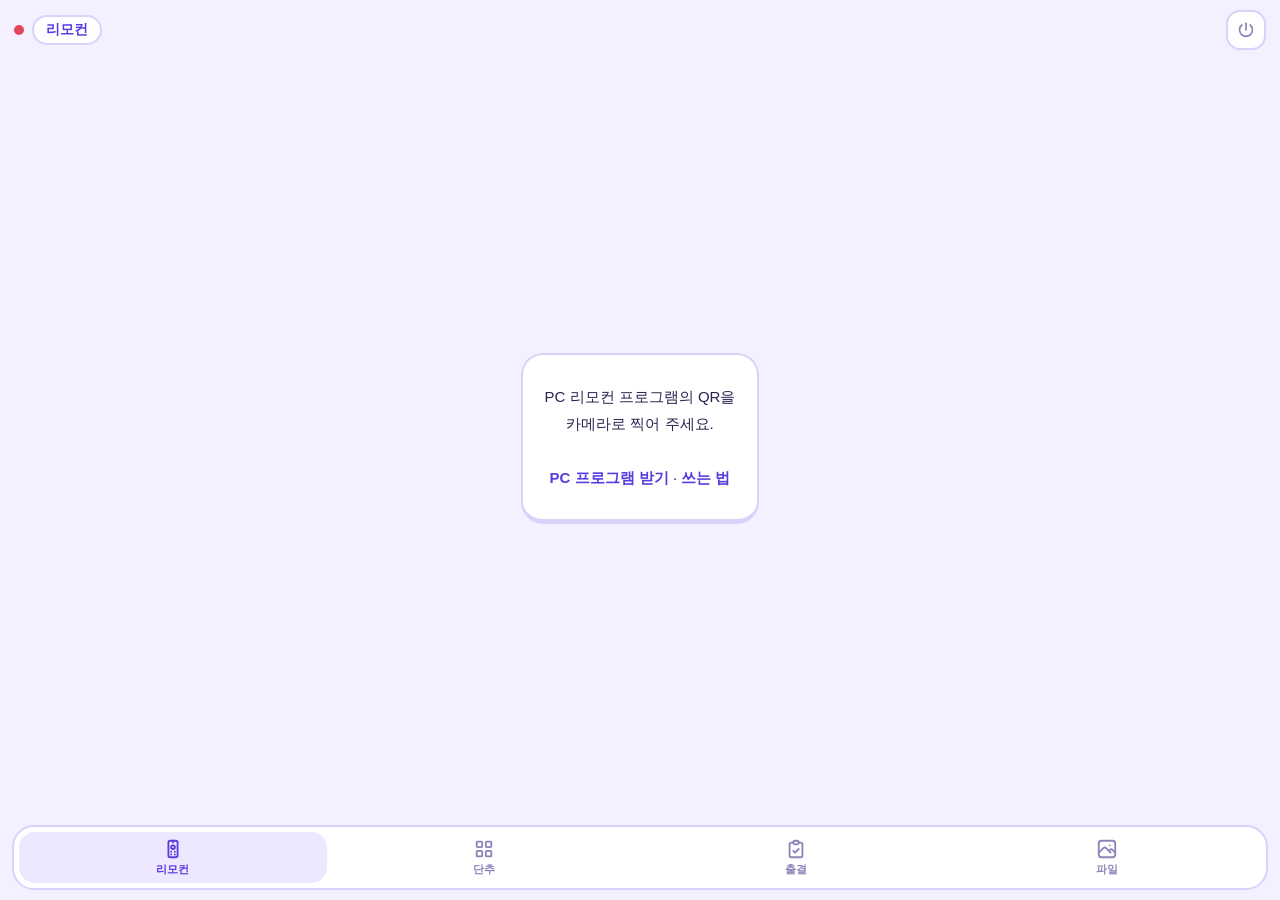
<file: web/public/index.html>
<!doctype html>
<html lang="ko">
<head>
<meta charset="utf-8">
<meta name="viewport" content="width=device-width, initial-scale=1, viewport-fit=cover, user-scalable=no">
<meta name="apple-mobile-web-app-capable" content="yes">
<meta name="mobile-web-app-capable" content="yes">
<meta name="apple-mobile-web-app-status-bar-style" content="default">
<meta name="apple-mobile-web-app-title" content="리모컨">
<meta name="theme-color" content="#F3F0FF">
<link rel="apple-touch-icon" href="icon.png">
<title>리모컨</title>
<link rel="stylesheet" href="app.css">
</head>
<body>
<header class="top">
  <span class="dot" id="dot" aria-hidden="true"></span>
  <span class="chip" id="appchip">리모컨</span>
  <span class="sp"></span>
  <button type="button" class="pw" id="pw" aria-label="연결"><svg class="i"><use href="icons.svg#ti-power"></use></svg></button>
</header>

<main>
  <section id="remote" class="view">
    <div class="rtop" id="rtop"></div>
    <div class="rpad" id="rpad"><p class="hint">밀어서 넘기기 · 두 손가락 위아래로 소리</p></div>
    <div class="rbig" id="rbig"></div>
  </section>

  <section id="deck" class="view">
    <div class="deckin" id="deckin"></div>
  </section>

  <section id="att" class="view">
    <div class="tt" id="tt"></div>
    <div class="attbar">
      <select id="cls" aria-label="반"></select>
      <span id="attinfo"></span>
    </div>
    <div class="roster" id="roster"></div>
    <div class="attfoot">
      <span id="attsum"></span>
      <button type="button" class="attsave" id="attsave">저장</button>
    </div>
  </section>

  <section id="files" class="view">
    <div class="fbtns">
      <label class="fbig main"><svg class="i"><use href="icons.svg#ti-camera"></use></svg>사진 찍기<input type="file" id="fcam" accept="image/*" capture="environment" hidden></label>
      <label class="fbig"><svg class="i"><use href="icons.svg#ti-upload"></use></svg>사진·파일 보내기<input type="file" id="fpick" multiple hidden></label>
    </div>
    <div class="fprog" id="fprog" hidden><div class="fbar"><i id="fbar"></i></div><span id="fprogText"></span></div>
    <div class="fhead"><h3>PC에서 받기</h3><button type="button" id="frefresh" aria-label="새로고침"><svg class="i"><use href="icons.svg#ti-refresh"></use></svg></button></div>
    <div class="flist" id="flist"></div>
  </section>

  <section id="wait" class="view msg">
    <div class="msgcard">
      <p id="waitText">연결하는 중</p>
      <button type="button" class="again" id="again" hidden>다시 연결</button>
    </div>
  </section>
</main>

<nav class="bar" role="tablist">
  <button type="button" class="tab on" data-tab="remote" role="tab" aria-selected="true"><svg class="i"><use href="icons.svg#ti-device-remote"></use></svg><span>리모컨</span></button>
  <button type="button" class="tab" data-tab="deck" role="tab" aria-selected="false"><svg class="i"><use href="icons.svg#ti-layout-grid"></use></svg><span>단추</span></button>
  <button type="button" class="tab" data-tab="att" role="tab" aria-selected="false"><svg class="i"><use href="icons.svg#ti-clipboard-check"></use></svg><span>출결</span></button>
  <button type="button" class="tab" data-tab="files" role="tab" aria-selected="false"><svg class="i"><use href="icons.svg#ti-photo"></use></svg><span>파일</span></button>
</nav>

<div class="sheet" id="sheet" hidden>
  <div class="shade" data-s="close"></div>
  <div class="panel" role="dialog" aria-label="연결">
    <button type="button" class="row" data-s="off">연결 끊기</button>
    <button type="button" class="row warn" data-s="forget">이 기기 연결 지우기</button>
    <button type="button" class="row muted" data-s="close">닫기</button>
  </div>
</div>
<div class="sheet" id="memo" hidden>
  <div class="shade" data-m="close"></div>
  <div class="panel memo" role="dialog" aria-label="메모">
    <h3 id="memoWho"></h3>
    <div class="chips">
      <button type="button" data-m="chip">발표</button>
      <button type="button" data-m="chip">질문</button>
      <button type="button" data-m="chip">과제 안 냄</button>
      <button type="button" data-m="chip">준비물 안 가져옴</button>
      <button type="button" data-m="chip">도움을 줌</button>
    </div>
    <textarea id="memoText" rows="3" placeholder="메모"></textarea>
    <div class="memobtns">
      <button type="button" class="row muted" data-m="close">닫기</button>
      <button type="button" class="row ok" data-m="save">남기기</button>
    </div>
  </div>
</div>
<div class="toast" id="toast" aria-live="polite"></div>
<script src="app.js"></script>
</body>
</html>
</file>
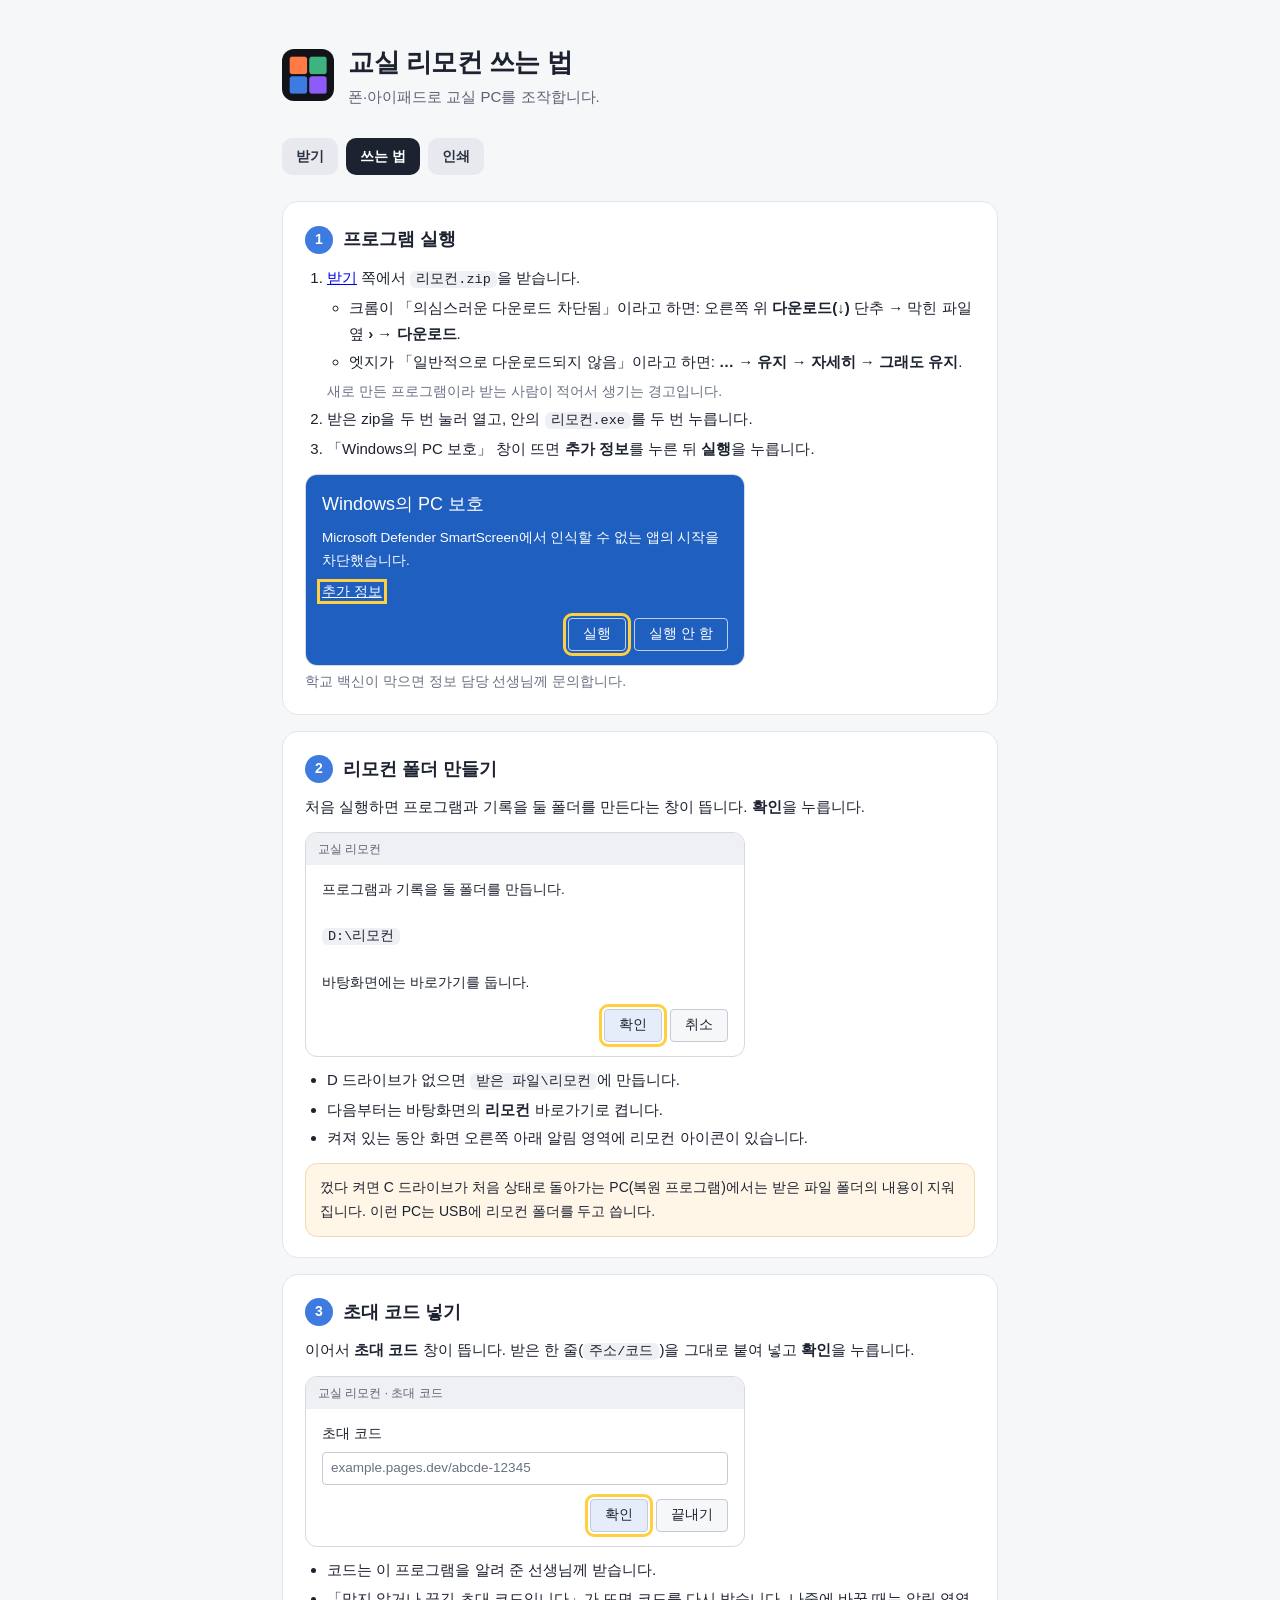
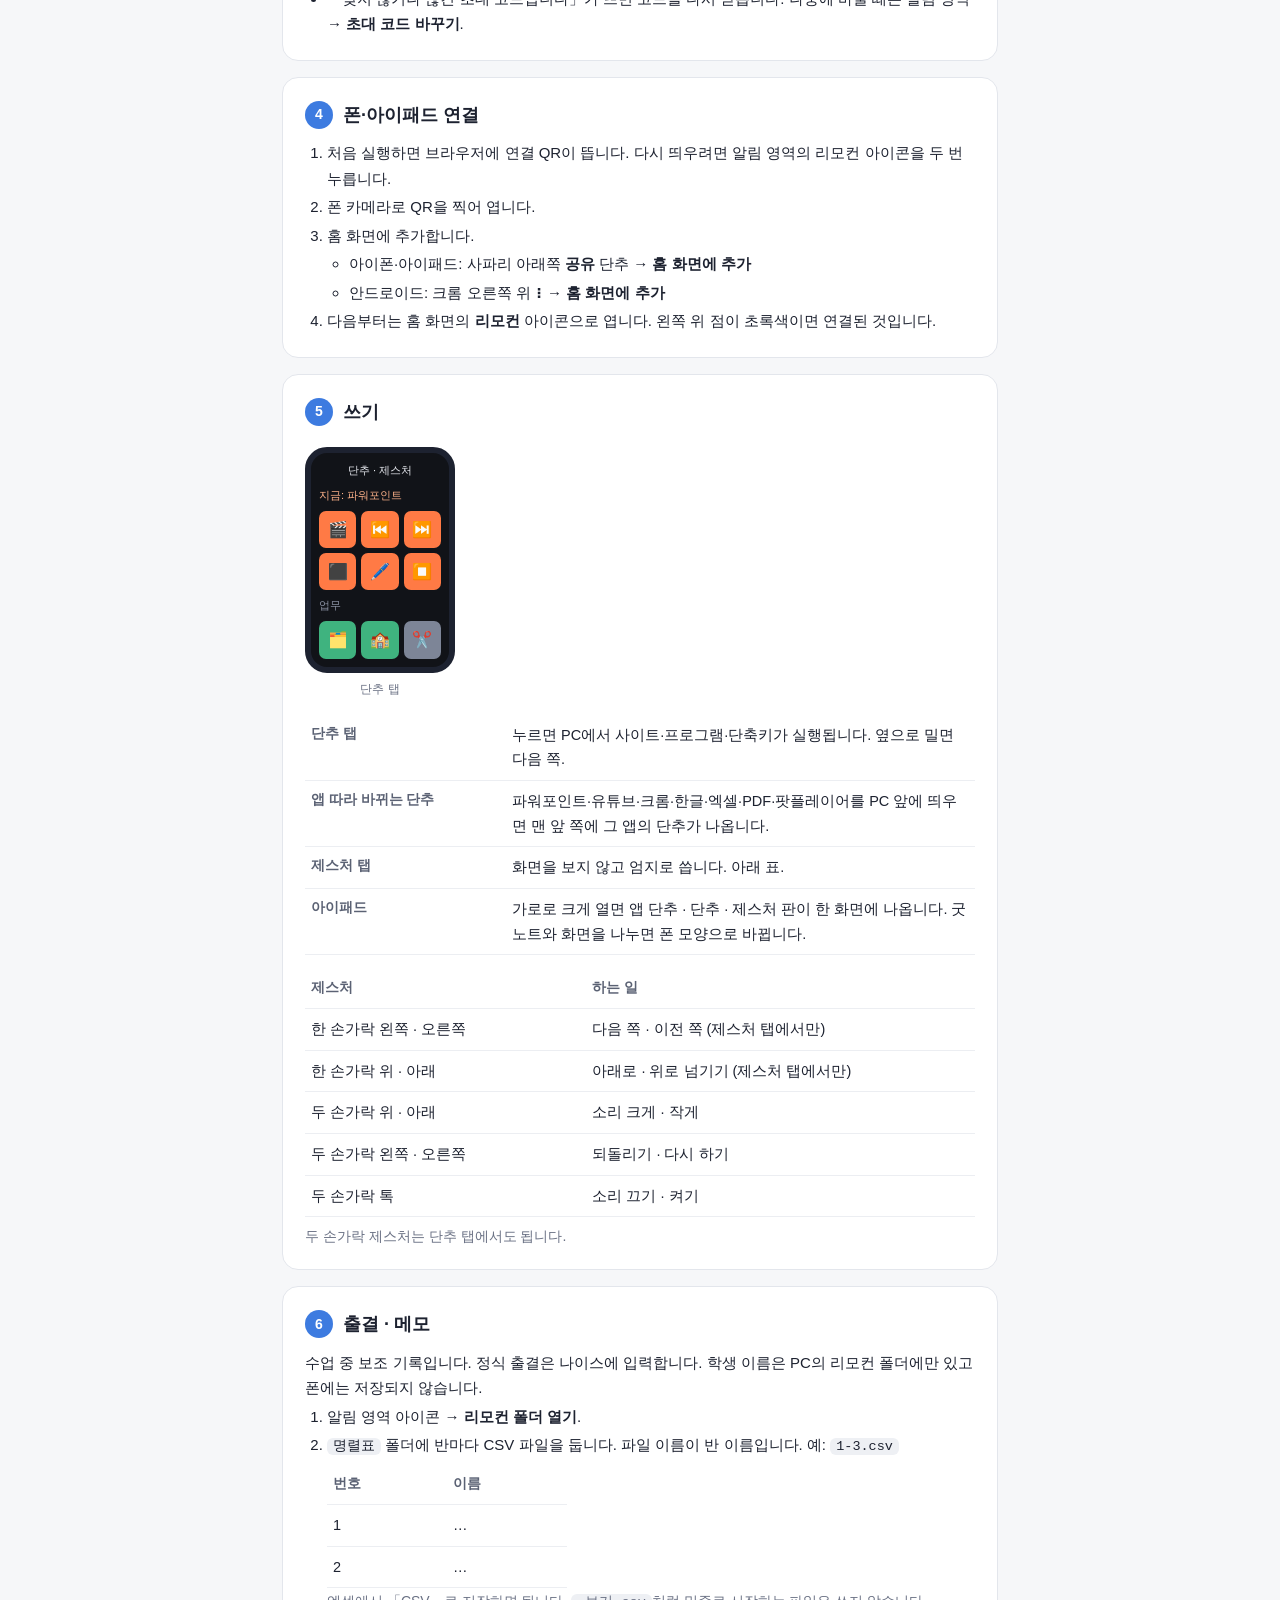
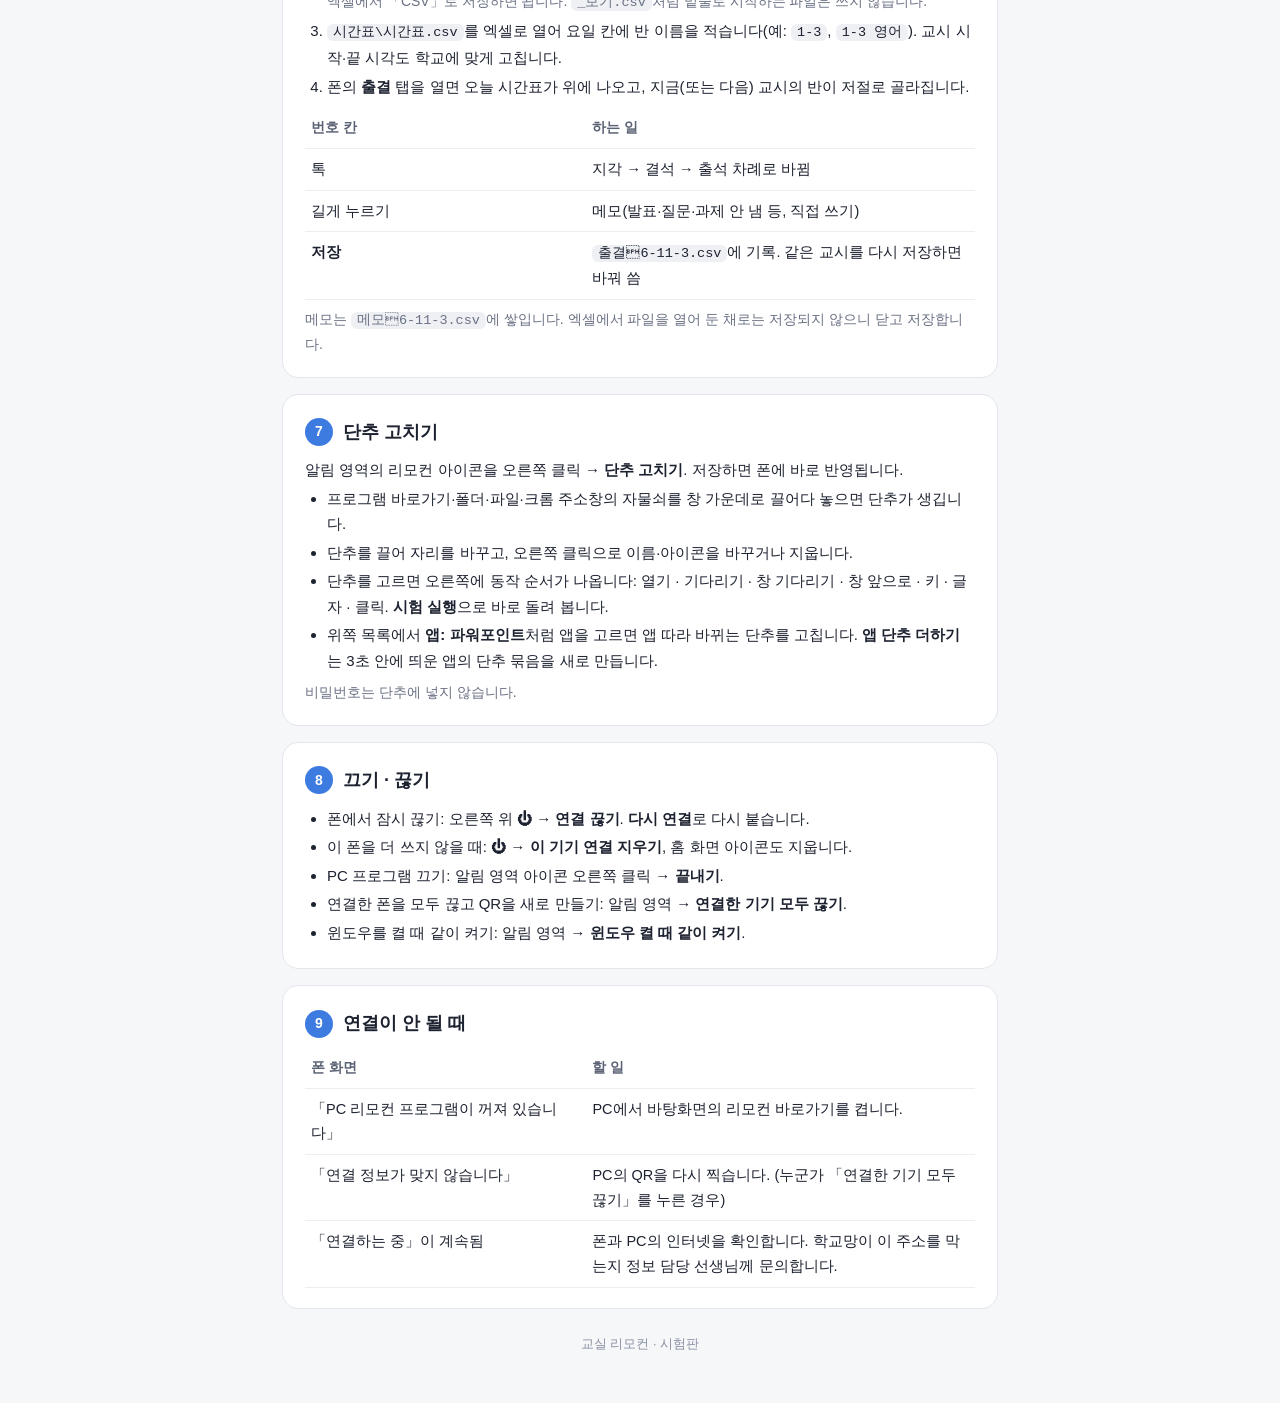
<file: web/public/guide.html>
<!doctype html>
<html lang="ko">
<head>
<meta charset="utf-8">
<meta name="viewport" content="width=device-width, initial-scale=1">
<title>교실 리모컨 쓰는 법</title>
<link rel="icon" href="icon.png">
<link rel="stylesheet" href="doc.css">
</head>
<body>
<div class="wrap">
  <header class="doc">
    <img src="icon.png" alt="">
    <div>
      <h1>교실 리모컨 쓰는 법</h1>
      <p>폰·아이패드로 교실 PC를 조작합니다.</p>
    </div>
  </header>
  <nav class="doc">
    <a href="get">받기</a>
    <a href="guide" class="on">쓰는 법</a>
    <a href="#" class="noprint" onclick="print();return false">인쇄</a>
  </nav>

  <section>
    <h2><span class="n">1</span>프로그램 실행</h2>
    <ol>
      <li><a href="get">받기</a> 쪽에서 <code>리모컨.zip</code>을 받습니다.
        <ul>
          <li>크롬이 「의심스러운 다운로드 차단됨」이라고 하면: 오른쪽 위 <b>다운로드(↓)</b> 단추 → 막힌 파일 옆 <b>›</b> → <b>다운로드</b>.</li>
          <li>엣지가 「일반적으로 다운로드되지 않음」이라고 하면: <b>…</b> → <b>유지</b> → <b>자세히</b> → <b>그래도 유지</b>.</li>
        </ul>
        <span class="muted">새로 만든 프로그램이라 받는 사람이 적어서 생기는 경고입니다.</span>
      </li>
      <li>받은 zip을 두 번 눌러 열고, 안의 <code>리모컨.exe</code>를 두 번 누릅니다.</li>
      <li>「Windows의 PC 보호」 창이 뜨면 <b>추가 정보</b>를 누른 뒤 <b>실행</b>을 누릅니다.</li>
    </ol>
    <div class="mock blue">
      <div class="body">
        <h4>Windows의 PC 보호</h4>
        <div>Microsoft Defender SmartScreen에서 인식할 수 없는 앱의 시작을 차단했습니다.</div>
        <div style="margin-top:8px"><span class="lnk hi">추가 정보</span></div>
        <div class="btns"><span class="btn hi">실행</span><span class="btn">실행 안 함</span></div>
      </div>
    </div>
    <p class="muted">학교 백신이 막으면 정보 담당 선생님께 문의합니다.</p>
  </section>

  <section>
    <h2><span class="n">2</span>리모컨 폴더 만들기</h2>
    <p>처음 실행하면 프로그램과 기록을 둘 폴더를 만든다는 창이 뜹니다. <b>확인</b>을 누릅니다.</p>
    <div class="mock">
      <div class="bar">교실 리모컨</div>
      <div class="body">
        프로그램과 기록을 둘 폴더를 만듭니다.<br><br><code>D:\리모컨</code><br><br>바탕화면에는 바로가기를 둡니다.
        <div class="btns"><span class="btn light hi">확인</span><span class="btn light">취소</span></div>
      </div>
    </div>
    <ul style="margin-top:10px">
      <li>D 드라이브가 없으면 <code>받은 파일\리모컨</code>에 만듭니다.</li>
      <li>다음부터는 바탕화면의 <b>리모컨</b> 바로가기로 켭니다.</li>
      <li>켜져 있는 동안 화면 오른쪽 아래 알림 영역에 리모컨 아이콘이 있습니다.</li>
    </ul>
    <div class="warn">껐다 켜면 C 드라이브가 처음 상태로 돌아가는 PC(복원 프로그램)에서는 받은 파일 폴더의 내용이 지워집니다. 이런 PC는 USB에 리모컨 폴더를 두고 씁니다.</div>
  </section>

  <section>
    <h2><span class="n">3</span>초대 코드 넣기</h2>
    <p>이어서 <b>초대 코드</b> 창이 뜹니다. 받은 한 줄(<code>주소/코드</code>)을 그대로 붙여 넣고 <b>확인</b>을 누릅니다.</p>
    <div class="mock">
      <div class="bar">교실 리모컨 · 초대 코드</div>
      <div class="body">
        초대 코드<br>
        <div style="border:1px solid #c5cad5;border-radius:4px;padding:4px 8px;margin:6px 0;color:#6a7184">example.pages.dev/abcde-12345</div>
        <div class="btns"><span class="btn light hi">확인</span><span class="btn light">끝내기</span></div>
      </div>
    </div>
    <ul style="margin-top:10px">
      <li>코드는 이 프로그램을 알려 준 선생님께 받습니다.</li>
      <li>「맞지 않거나 끊긴 초대 코드입니다」가 뜨면 코드를 다시 받습니다. 나중에 바꿀 때는 알림 영역 → <b>초대 코드 바꾸기</b>.</li>
    </ul>
  </section>

  <section>
    <h2><span class="n">4</span>폰·아이패드 연결</h2>
    <ol>
      <li>처음 실행하면 브라우저에 연결 QR이 뜹니다. 다시 띄우려면 알림 영역의 리모컨 아이콘을 두 번 누릅니다.</li>
      <li>폰 카메라로 QR을 찍어 엽니다.</li>
      <li>홈 화면에 추가합니다.
        <ul>
          <li>아이폰·아이패드: 사파리 아래쪽 <b>공유</b> 단추 → <b>홈 화면에 추가</b></li>
          <li>안드로이드: 크롬 오른쪽 위 <b>⋮</b> → <b>홈 화면에 추가</b></li>
        </ul>
      </li>
      <li>다음부터는 홈 화면의 <b>리모컨</b> 아이콘으로 엽니다. 왼쪽 위 점이 초록색이면 연결된 것입니다.</li>
    </ol>
  </section>

  <section>
    <h2><span class="n">5</span>쓰기</h2>
    <div>
      <div style="display:inline-block">
        <div class="phone">
          <div>단추 · 제스처</div>
          <div style="color:#ffb38a;margin-top:6px;text-align:left">지금: 파워포인트</div>
          <div class="row"><span class="k o">🎬</span><span class="k o">⏮️</span><span class="k o">⏭️</span><span class="k o">⬛</span><span class="k o">🖊️</span><span class="k o">⏹️</span></div>
          <div style="color:#8a91a3;margin-top:6px;text-align:left">업무</div>
          <div class="row"><span class="k">🗂️</span><span class="k">🏫</span><span class="k g">✂️</span></div>
        </div>
        <span class="cap">단추 탭</span>
      </div>
    </div>
    <table style="margin-top:14px">
      <tr><th style="width:30%">단추 탭</th><td>누르면 PC에서 사이트·프로그램·단축키가 실행됩니다. 옆으로 밀면 다음 쪽.</td></tr>
      <tr><th>앱 따라 바뀌는 단추</th><td>파워포인트·유튜브·크롬·한글·엑셀·PDF·팟플레이어를 PC 앞에 띄우면 맨 앞 쪽에 그 앱의 단추가 나옵니다.</td></tr>
      <tr><th>제스처 탭</th><td>화면을 보지 않고 엄지로 씁니다. 아래 표.</td></tr>
      <tr><th>아이패드</th><td>가로로 크게 열면 앱 단추 · 단추 · 제스처 판이 한 화면에 나옵니다. 굿노트와 화면을 나누면 폰 모양으로 바뀝니다.</td></tr>
    </table>
    <table style="margin-top:14px">
      <tr><th style="width:42%">제스처</th><th>하는 일</th></tr>
      <tr><td>한 손가락 왼쪽 · 오른쪽</td><td>다음 쪽 · 이전 쪽 (제스처 탭에서만)</td></tr>
      <tr><td>한 손가락 위 · 아래</td><td>아래로 · 위로 넘기기 (제스처 탭에서만)</td></tr>
      <tr><td>두 손가락 위 · 아래</td><td>소리 크게 · 작게</td></tr>
      <tr><td>두 손가락 왼쪽 · 오른쪽</td><td>되돌리기 · 다시 하기</td></tr>
      <tr><td>두 손가락 톡</td><td>소리 끄기 · 켜기</td></tr>
    </table>
    <p class="muted" style="margin-top:8px">두 손가락 제스처는 단추 탭에서도 됩니다.</p>
  </section>

  <section>
    <h2><span class="n">6</span>출결 · 메모</h2>
    <p>수업 중 보조 기록입니다. 정식 출결은 나이스에 입력합니다. 학생 이름은 PC의 리모컨 폴더에만 있고 폰에는 저장되지 않습니다.</p>
    <ol>
      <li>알림 영역 아이콘 → <b>리모컨 폴더 열기</b>.</li>
      <li><code>명렬표</code> 폴더에 반마다 CSV 파일을 둡니다. 파일 이름이 반 이름입니다. 예: <code>1-3.csv</code>
        <table style="max-width:240px"><tr><th>번호</th><th>이름</th></tr><tr><td>1</td><td>…</td></tr><tr><td>2</td><td>…</td></tr></table>
        <span class="muted">엑셀에서 「CSV」로 저장하면 됩니다. <code>_보기.csv</code>처럼 밑줄로 시작하는 파일은 쓰지 않습니다.</span>
      </li>
      <li><code>시간표\시간표.csv</code>를 엑셀로 열어 요일 칸에 반 이름을 적습니다(예: <code>1-3</code>, <code>1-3 영어</code>). 교시 시작·끝 시각도 학교에 맞게 고칩니다.</li>
      <li>폰의 <b>출결</b> 탭을 열면 오늘 시간표가 위에 나오고, 지금(또는 다음) 교시의 반이 저절로 골라집니다.</li>
    </ol>
    <table style="margin-top:10px">
      <tr><th style="width:42%">번호 칸</th><th>하는 일</th></tr>
      <tr><td>톡</td><td>지각 → 결석 → 출석 차례로 바뀜</td></tr>
      <tr><td>길게 누르기</td><td>메모(발표·질문·과제 안 냄 등, 직접 쓰기)</td></tr>
      <tr><td><b>저장</b></td><td><code>출결6-11-3.csv</code>에 기록. 같은 교시를 다시 저장하면 바꿔 씀</td></tr>
    </table>
    <p class="muted" style="margin-top:8px">메모는 <code>메모6-11-3.csv</code>에 쌓입니다. 엑셀에서 파일을 열어 둔 채로는 저장되지 않으니 닫고 저장합니다.</p>
  </section>

  <section>
    <h2><span class="n">7</span>단추 고치기</h2>
    <p>알림 영역의 리모컨 아이콘을 오른쪽 클릭 → <b>단추 고치기</b>. 저장하면 폰에 바로 반영됩니다.</p>
    <ul>
      <li>프로그램 바로가기·폴더·파일·크롬 주소창의 자물쇠를 창 가운데로 끌어다 놓으면 단추가 생깁니다.</li>
      <li>단추를 끌어 자리를 바꾸고, 오른쪽 클릭으로 이름·아이콘을 바꾸거나 지웁니다.</li>
      <li>단추를 고르면 오른쪽에 동작 순서가 나옵니다: 열기 · 기다리기 · 창 기다리기 · 창 앞으로 · 키 · 글자 · 클릭. <b>시험 실행</b>으로 바로 돌려 봅니다.</li>
      <li>위쪽 목록에서 <b>앱: 파워포인트</b>처럼 앱을 고르면 앱 따라 바뀌는 단추를 고칩니다. <b>앱 단추 더하기</b>는 3초 안에 띄운 앱의 단추 묶음을 새로 만듭니다.</li>
    </ul>
    <p class="muted" style="margin-top:8px">비밀번호는 단추에 넣지 않습니다.</p>
  </section>

  <section>
    <h2><span class="n">8</span>끄기 · 끊기</h2>
    <ul>
      <li>폰에서 잠시 끊기: 오른쪽 위 <b>⏻</b> → <b>연결 끊기</b>. <b>다시 연결</b>로 다시 붙습니다.</li>
      <li>이 폰을 더 쓰지 않을 때: <b>⏻</b> → <b>이 기기 연결 지우기</b>, 홈 화면 아이콘도 지웁니다.</li>
      <li>PC 프로그램 끄기: 알림 영역 아이콘 오른쪽 클릭 → <b>끝내기</b>.</li>
      <li>연결한 폰을 모두 끊고 QR을 새로 만들기: 알림 영역 → <b>연결한 기기 모두 끊기</b>.</li>
      <li>윈도우를 켤 때 같이 켜기: 알림 영역 → <b>윈도우 켤 때 같이 켜기</b>.</li>
    </ul>
  </section>

  <section>
    <h2><span class="n">9</span>연결이 안 될 때</h2>
    <table>
      <tr><th style="width:42%">폰 화면</th><th>할 일</th></tr>
      <tr><td>「PC 리모컨 프로그램이 꺼져 있습니다」</td><td>PC에서 바탕화면의 리모컨 바로가기를 켭니다.</td></tr>
      <tr><td>「연결 정보가 맞지 않습니다」</td><td>PC의 QR을 다시 찍습니다. (누군가 「연결한 기기 모두 끊기」를 누른 경우)</td></tr>
      <tr><td>「연결하는 중」이 계속됨</td><td>폰과 PC의 인터넷을 확인합니다. 학교망이 이 주소를 막는지 정보 담당 선생님께 문의합니다.</td></tr>
    </table>
  </section>

  <footer>교실 리모컨 · 시험판</footer>
</div>
</body>
</html>
</file>
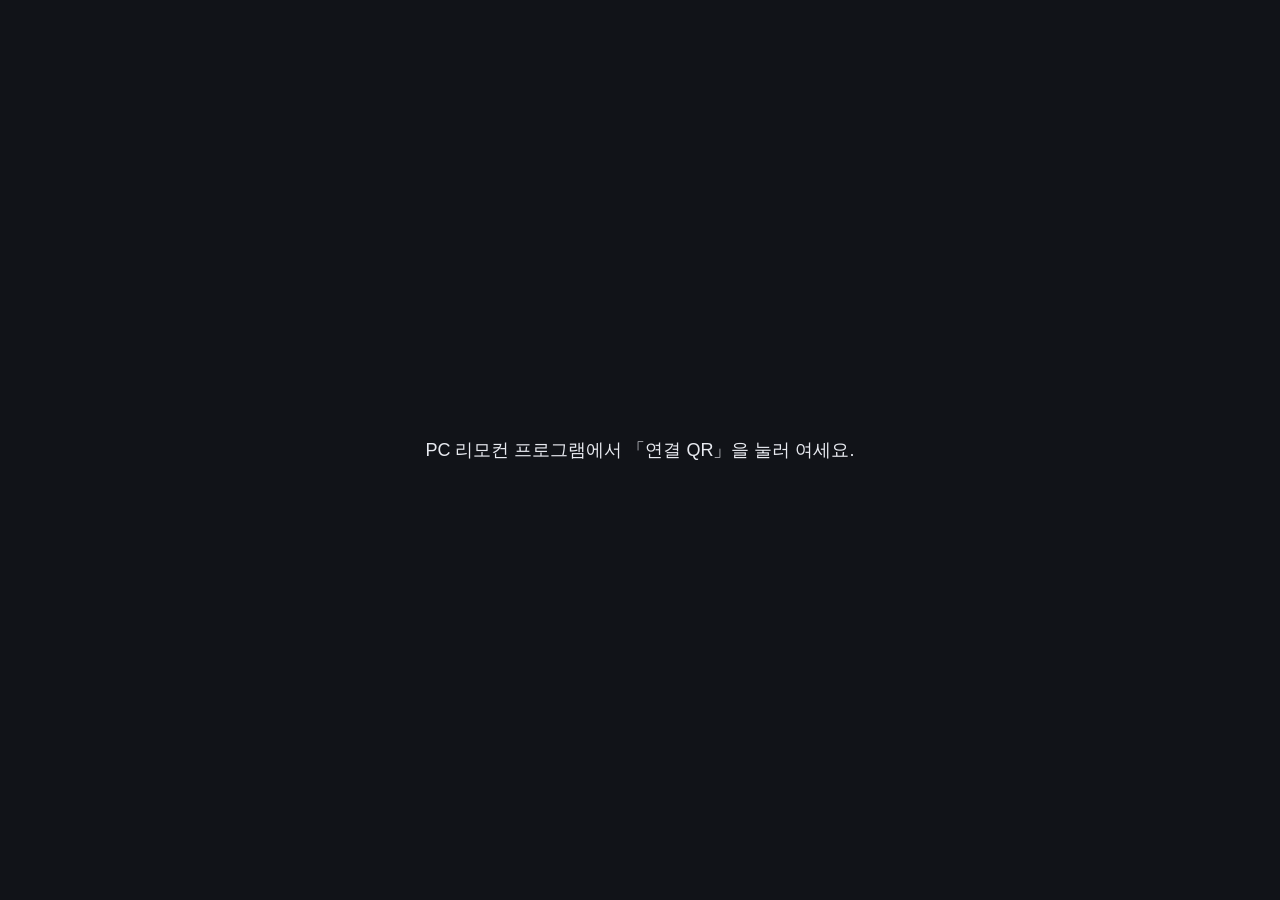
<file: web/public/pair.html>
<!doctype html>
<html lang="ko">
<head>
<meta charset="utf-8">
<meta name="viewport" content="width=device-width, initial-scale=1">
<title>리모컨 연결</title>
<style>
  *{box-sizing:border-box;margin:0;padding:0}
  body{min-height:100vh;display:flex;align-items:center;justify-content:center;background:#111318;color:#e8eaf0;font-family:"Malgun Gothic",-apple-system,sans-serif}
  .box{display:flex;gap:48px;align-items:center;padding:40px}
  #qr{background:#fff;padding:18px;border-radius:18px;line-height:0}
  #qr svg{width:320px;height:320px}
  h1{font-size:26px;margin-bottom:22px}
  ol{padding-left:22px;line-height:2;font-size:16px;color:#c4c9d4}
  .sub{margin-top:18px;font-size:13px;color:#6f7686;line-height:1.7}
  .err{font-size:18px}
</style>
</head>
<body>
<div class="box" id="box">
  <div id="qr"></div>
  <div>
    <h1>리모컨 연결</h1>
    <ol>
      <li>폰·아이패드 카메라로 QR을 찍습니다.</li>
      <li>열린 화면을 홈 화면에 추가합니다.<br>
        <span style="color:#8a91a3">아이폰·아이패드: 사파리 공유 단추 → 홈 화면에 추가<br>안드로이드: 크롬 ⋮ → 홈 화면에 추가</span></li>
      <li>다음부터는 홈 화면 아이콘으로 엽니다.</li>
    </ol>
    <p class="sub">이 QR은 이 PC만 조작합니다. 다른 사람에게 보여 주지 마세요.</p>
  </div>
</div>
<script src="qrcode.js"></script>
<script>
  var hp = new URLSearchParams(location.hash.slice(1));
  var r = hp.get('r'), k = hp.get('k');
  if (!r || !k) {
    document.getElementById('box').innerHTML = '<p class="err">PC 리모컨 프로그램에서 「연결 QR」을 눌러 여세요.</p>';
  } else {
    var url = location.origin + '/#r=' + encodeURIComponent(r) + '&k=' + encodeURIComponent(k);
    var qr = qrcode(0, 'M'); qr.addData(url); qr.make();
    document.getElementById('qr').innerHTML = qr.createSvgTag({ cellSize: 6, margin: 0, scalable: true });
    history.replaceState(null, '', location.pathname);   // 주소창에서 열쇠를 지운다
  }
</script>
</body>
</html>
</file>
<file: web/public/app.css>
/* 교실 리모컨 — 수업 도구 디자인 시스템 톤: 연보라 바탕, 2px 테두리, 흐림 없는 단색 바닥 두께 */
:root{
  --bg:#F3F0FF; --card:#fff; --line:#D9D2FB; --ink:#2B2350; --mute:#8C84B8;
  --acc:#5A3BE0; --acc-d:#3E26B0; --acc-l:#EDE8FF; --ok:#1FA870; --warn:#F2A93B; --bad:#E2445C;
}
*{box-sizing:border-box;margin:0;padding:0;-webkit-tap-highlight-color:transparent}
html,body{height:100%;touch-action:manipulation;background:var(--bg);color:var(--ink);
  font-family:-apple-system,BlinkMacSystemFont,"Apple SD Gothic Neo","Malgun Gothic",sans-serif;overscroll-behavior:none;
  -webkit-user-select:none;user-select:none;-webkit-touch-callout:none}
body{display:flex;flex-direction:column;padding:env(safe-area-inset-top) env(safe-area-inset-right) env(safe-area-inset-bottom) env(safe-area-inset-left)}
button{font:inherit;color:inherit;border:0;background:none;cursor:pointer}
svg.i{width:24px;height:24px;fill:none;stroke:currentColor;stroke-width:2;stroke-linecap:round;stroke-linejoin:round;flex:none}

/* 위 띠 */
.top{display:flex;align-items:center;gap:8px;padding:10px 14px 6px}
.dot{width:10px;height:10px;border-radius:50%;background:var(--bad);flex:none;transition:background .2s}
.dot.on{background:var(--ok)}
.chip{background:var(--card);border:2px solid var(--line);border-radius:999px;padding:4px 12px;font-size:14px;font-weight:700;color:var(--acc);max-width:60vw;overflow:hidden;white-space:nowrap;text-overflow:ellipsis}
.sp{flex:1}
.pw{width:40px;height:40px;border-radius:14px;background:var(--card);border:2px solid var(--line);color:var(--mute);display:flex;align-items:center;justify-content:center}
.pw svg.i{width:20px;height:20px}

main{flex:1;position:relative;min-height:0}
.view{position:absolute;inset:0;display:none;flex-direction:column;padding:6px 14px 10px;gap:10px}
.view.on{display:flex}

/* 두툼한 단추 */
.k{position:relative;background:var(--card);border:2px solid var(--line);border-bottom:5px solid var(--kc,#8E7CF0);border-radius:18px;
  display:flex;flex-direction:column;align-items:center;justify-content:center;gap:4px;padding:10px 4px;min-height:64px;color:var(--ink);
  font-size:13px;font-weight:700;line-height:1.2;transition:transform .06s}
.k svg.i,.k .em{color:var(--kc,var(--acc));width:26px;height:26px;font-size:24px;line-height:26px}
.k .lb{max-width:100%;padding:0 2px;text-align:center;word-break:keep-all;overflow:hidden}
.k:active,.k.hit{transform:translateY(3px);border-bottom-width:2px}
.k.big{min-height:96px;font-size:16px;border-radius:22px}
.k.big svg.i{width:34px;height:34px}
.k.main{background:var(--acc);border-color:var(--acc-d);color:#fff}
.k.main svg.i,.k.main .em{color:#fff}
.k.add{border-style:dashed;border-bottom-style:solid;color:var(--mute)}
.k.add svg.i{color:var(--mute)}

/* 리모컨 */
.rtop{display:flex;flex-direction:column;gap:8px}
.row{display:grid;gap:8px}
.rpad{flex:1;min-height:90px;border:2px dashed var(--line);border-radius:22px;display:flex;align-items:center;justify-content:center;touch-action:none;background:rgba(255,255,255,.45)}
.hint{color:var(--mute);font-size:13px;text-align:center;padding:10px;pointer-events:none}
.rbig{display:flex;flex-direction:column;gap:8px}

/* 단추 탭 */
.deckin{flex:1;overflow-y:auto;display:flex;flex-direction:column;gap:6px;padding-bottom:6px}
.sec{font-size:13px;font-weight:700;color:var(--mute);margin:6px 4px 2px}
.grid{display:grid;gap:8px;grid-template-columns:repeat(var(--cols,3),minmax(0,1fr))}
.grid .k{aspect-ratio:1/1;min-height:0}

/* 아래 탭 막대 */
.bar{display:grid;grid-template-columns:repeat(4,1fr);gap:4px;margin:0 12px 10px;padding:5px;background:var(--card);border:2px solid var(--line);border-radius:22px}
.tab{display:flex;flex-direction:column;align-items:center;gap:2px;padding:6px 0;border-radius:16px;color:var(--mute);font-size:11px;font-weight:700}
.tab svg.i{width:22px;height:22px}
.tab.on{background:var(--acc-l);color:var(--acc)}

/* 넓은 화면(패드 가로): 왼쪽 리모컨, 오른쪽 단추 */
body.wide main{display:grid;grid-template-columns:minmax(0,2fr) minmax(0,3fr)}
body.wide #remote.on,body.wide #deck.on{position:relative;inset:auto;min-height:0}
body.wide #remote{grid-column:1;border-right:2px solid var(--line)}
body.wide #deck{grid-column:2}
body.wide #att.on,body.wide #files.on,body.wide #wait.on{grid-column:1 / 3}
body.wide .tab[data-tab="deck"]{display:none}
body.wide .bar{grid-template-columns:repeat(3,1fr);max-width:520px;align-self:center;width:100%}

/* 안내 */
.msg{align-items:center;justify-content:center}
.msgcard{background:var(--card);border:2px solid var(--line);border-bottom-width:5px;border-radius:22px;padding:28px 22px;text-align:center;line-height:1.8;color:var(--ink);font-size:15px;max-width:340px}
.again{margin-top:16px;padding:12px 28px;border-radius:16px;background:var(--acc);color:#fff;font-size:16px;font-weight:700;border:2px solid var(--acc-d);border-bottom-width:5px}
.again:active{transform:translateY(3px);border-bottom-width:2px}
.lnk{color:var(--acc);text-decoration:none;font-weight:700}

.toast{position:fixed;left:50%;bottom:calc(96px + env(safe-area-inset-bottom));transform:translate(-50%,16px);background:var(--ink);color:#fff;padding:10px 18px;border-radius:14px;font-size:15px;font-weight:700;opacity:0;transition:opacity .15s,transform .15s;pointer-events:none;white-space:nowrap;z-index:20}
.toast.on{opacity:1;transform:translate(-50%,0)}

/* 시트 */
.sheet{position:fixed;inset:0;z-index:10}
.sheet[hidden]{display:none}
.shade{position:absolute;inset:0;background:rgba(43,35,80,.35)}
.panel{position:absolute;left:12px;right:12px;bottom:calc(12px + env(safe-area-inset-bottom));background:var(--card);border:2px solid var(--line);border-bottom-width:5px;border-radius:22px;overflow:hidden;max-width:480px;margin:0 auto}
.panel>.row{display:block;width:100%;padding:16px;font-size:17px;font-weight:700;border-bottom:2px solid var(--acc-l)}
.panel>.row:last-child{border-bottom:0}
.row.warn{color:var(--bad)}
.row.muted{color:var(--mute)}

/* 출결 */
.tt{display:flex;gap:6px;overflow-x:auto;scrollbar-width:none;padding:2px 0 4px}
.tt::-webkit-scrollbar{display:none}
.tt[hidden]{display:none}
.ttc{flex:0 0 auto;min-width:64px;padding:7px 10px;border-radius:14px;background:var(--card);border:2px solid var(--line);border-bottom-width:4px;display:flex;flex-direction:column;align-items:center;gap:1px}
.ttc b{font-size:11px;color:var(--mute)}
.ttc span{font-size:14px;font-weight:700;white-space:nowrap}
.ttc.empty span{color:#C3BCE6}
.ttc.now{border-bottom-color:var(--ok)}
.ttc.sel{background:var(--acc);border-color:var(--acc-d);color:#fff}
.ttc.sel b{color:#DCD3FF}
.attbar{display:flex;align-items:center;gap:12px}
.attbar select{flex:1;max-width:260px;padding:10px 12px;border-radius:14px;background:var(--card);color:var(--ink);border:2px solid var(--line);font-size:16px;font-weight:700}
#attinfo{color:var(--mute);font-size:14px;font-weight:700}
.roster{flex:1;overflow-y:auto;display:grid;grid-template-columns:repeat(auto-fill,minmax(64px,1fr));gap:8px;align-content:start}
.cell{position:relative;border-radius:16px;background:var(--card);border:2px solid var(--line);border-bottom-width:4px;padding:8px 4px;display:flex;flex-direction:column;align-items:center;gap:1px;-webkit-touch-callout:none}
.cell:active{transform:translateY(2px);border-bottom-width:2px}
.cell b{font-size:18px}
.cell span{font-size:12px;color:var(--mute);white-space:nowrap;overflow:hidden;text-overflow:ellipsis;max-width:100%}
.cell.late{background:#FFF3DC;border-color:var(--warn)}
.cell.late span{color:#8A5A00}
.cell.abs{background:#FDE6EA;border-color:var(--bad)}
.cell.abs span{color:#9C1F33}
.cell i{position:absolute;top:6px;right:6px;width:8px;height:8px;border-radius:50%;background:var(--acc);display:none}
.cell.memo i{display:block}
.attmsg{grid-column:1 / -1;color:var(--mute);text-align:center;padding:30px 10px;line-height:1.8;font-size:14px}
.attfoot{display:flex;align-items:center;gap:12px}
#attsum{flex:1;color:var(--mute);font-size:14px;font-weight:700}
.attsave{padding:12px 28px;border-radius:16px;background:var(--card);border:2px solid var(--line);border-bottom-width:5px;font-size:16px;font-weight:700;color:var(--mute)}
.attsave.dirty{background:var(--acc);border-color:var(--acc-d);color:#fff}
.attsave:active{transform:translateY(3px);border-bottom-width:2px}
.attsave:disabled{opacity:.45}
.panel.memo{padding:16px}
.panel.memo h3{font-size:17px;margin-bottom:10px}
.chips{display:flex;flex-wrap:wrap;gap:6px;margin-bottom:10px}
.chips button{padding:8px 12px;border-radius:999px;background:var(--acc-l);color:var(--acc);font-size:14px;font-weight:700}
.panel.memo textarea{width:100%;border-radius:14px;background:var(--bg);color:var(--ink);border:2px solid var(--line);padding:10px;font:inherit;font-size:16px;resize:none;-webkit-user-select:text;user-select:text}
.memobtns{display:flex;gap:8px;margin-top:10px}
.memobtns .row{flex:1;border-radius:14px;background:var(--acc-l);padding:13px;font-weight:700;display:block}
.memobtns .row.ok{background:var(--acc);color:#fff}

/* 파일 */
.fbtns{display:grid;grid-template-columns:1fr 1fr;gap:10px}
.fbig{display:flex;flex-direction:column;align-items:center;justify-content:center;gap:6px;text-align:center;min-height:100px;border-radius:20px;background:var(--card);border:2px solid var(--line);border-bottom-width:5px;font-size:15px;font-weight:700;cursor:pointer;color:var(--ink)}
.fbig svg.i{width:30px;height:30px;color:var(--acc)}
.fbig.main{background:var(--acc);border-color:var(--acc-d);color:#fff}
.fbig.main svg.i{color:#fff}
.fbig:active{transform:translateY(3px);border-bottom-width:2px}
.fprog[hidden]{display:none}
.fbar{height:10px;border-radius:5px;background:var(--acc-l);overflow:hidden;margin-bottom:6px}
.fbar i{display:block;height:100%;width:0;background:var(--ok);transition:width .15s}
#fprogText{font-size:13px;color:var(--mute)}
.fhead{display:flex;align-items:center;justify-content:space-between}
.fhead h3{font-size:14px;color:var(--mute)}
.fhead button{width:38px;height:38px;border-radius:12px;background:var(--card);border:2px solid var(--line);color:var(--mute);display:flex;align-items:center;justify-content:center}
.fhead svg.i{width:18px;height:18px}
.flist{flex:1;overflow-y:auto;background:var(--card);border:2px solid var(--line);border-radius:20px;padding:4px 12px}
.flist .attmsg{padding:24px 6px}
.frow{display:flex;align-items:center;gap:10px;padding:10px 2px;border-bottom:2px solid var(--acc-l)}
.frow:last-child{border-bottom:0}
.frow div{flex:1;min-width:0;display:flex;flex-direction:column}
.frow b{font-size:14px;white-space:nowrap;overflow:hidden;text-overflow:ellipsis}
.frow span{font-size:12px;color:var(--mute)}
.frow button,.fsave{padding:8px 14px;border-radius:12px;background:var(--acc-l);color:var(--acc);font-size:14px;font-weight:700;text-decoration:none;min-width:64px;text-align:center}
.fsave{background:var(--ok);color:#fff}

@media (min-width:700px){ .k{font-size:14px} .k.big{min-height:110px;font-size:17px} }
</file>
<file: web/public/doc.css>
*{box-sizing:border-box;margin:0;padding:0}
body{background:#f6f7f9;color:#1d2230;font-family:"Malgun Gothic","Apple SD Gothic Neo",-apple-system,sans-serif;line-height:1.7;-webkit-text-size-adjust:100%}
.wrap{max-width:760px;margin:0 auto;padding:40px 22px 60px}
header.doc{display:flex;align-items:center;gap:14px;margin-bottom:28px}
header.doc img{width:52px;height:52px;border-radius:12px}
header.doc h1{font-size:26px;letter-spacing:-.5px}
header.doc p{color:#5b6274;font-size:15px}
nav.doc{display:flex;gap:8px;margin-bottom:26px;flex-wrap:wrap}
nav.doc a{padding:7px 14px;border-radius:10px;background:#e7e9ef;color:#2b3242;text-decoration:none;font-size:14px;font-weight:600}
nav.doc a.on{background:#1d2230;color:#fff}
section{background:#fff;border:1px solid #e3e6ec;border-radius:16px;padding:22px 22px 20px;margin-bottom:16px}
h2{font-size:18px;margin-bottom:10px;display:flex;align-items:center;gap:10px}
h2 .n{display:inline-flex;align-items:center;justify-content:center;width:28px;height:28px;border-radius:50%;background:#3d7be0;color:#fff;font-size:14px;flex:none}
p,li{font-size:15px}
ol,ul{padding-left:22px}
li{margin:3px 0}
.muted{color:#6a7184;font-size:14px}
.warn{background:#fff6e8;border:1px solid #f5d9a8;border-radius:12px;padding:12px 14px;font-size:14px;margin-top:12px}
code,kbd{font-family:Consolas,"D2Coding",monospace;font-size:13.5px;background:#eef0f4;border-radius:6px;padding:1px 6px}
kbd{border:1px solid #d5d9e2;border-bottom-width:2px}
table{border-collapse:collapse;width:100%;margin-top:6px;font-size:14.5px}
th,td{border-bottom:1px solid #eceef2;padding:8px 6px;text-align:left;vertical-align:top}
th{color:#5b6274;font-weight:600;font-size:13.5px}

.big{display:inline-flex;align-items:center;gap:10px;padding:16px 26px;border-radius:14px;background:#3d7be0;color:#fff;font-size:18px;font-weight:700;text-decoration:none;box-shadow:inset 0 -4px 0 rgba(0,0,0,.18)}
.big:active{transform:translateY(1px)}
.size{font-weight:400;font-size:14px;opacity:.85}

/* 화면 흉내 그림 */
.mock{border:1px solid #d5d9e2;border-radius:12px;overflow:hidden;margin:12px 0 4px;max-width:440px;font-size:13.5px;background:#fff}
.mock .bar{background:#eef0f4;padding:6px 12px;font-size:12px;color:#5b6274}
.mock .body{padding:14px 16px}
.mock.blue .body{background:#1f5fbf;color:#fff}
.mock.blue h4{font-size:18px;font-weight:400;margin-bottom:8px}
.mock .lnk{text-decoration:underline}
.mock .btns{display:flex;justify-content:flex-end;gap:8px;margin-top:14px}
.mock .btn{border:1px solid rgba(255,255,255,.7);padding:4px 14px;border-radius:4px}
.mock .btn.hi,.mock .lnk.hi{outline:3px solid #ffcf3f;outline-offset:2px}
.mock .btn.light{border-color:#c5cad5;background:#f6f7f9}
.mock .btn.light.hi{background:#e5edfb}
.phone{display:inline-block;width:150px;border:6px solid #1d2230;border-radius:22px;padding:8px;margin:10px 10px 0 0;vertical-align:top;background:#111318;color:#e8eaf0;font-size:11px;text-align:center}
.phone .row{display:grid;grid-template-columns:repeat(3,1fr);gap:5px;margin-top:6px}
.phone .k{aspect-ratio:1/1;border-radius:7px;background:#3fb37f;display:flex;align-items:center;justify-content:center;font-size:16px}
.phone .k.o{background:#ff7a45}
.phone .k.g{background:#7d8597}
.cap{display:block;font-size:12px;color:#6a7184;margin-top:6px;text-align:center;width:150px}

footer{color:#8a91a3;font-size:13px;text-align:center;margin-top:24px}
@media print{
  body{background:#fff} .wrap{padding:0} nav.doc,.noprint{display:none}
  section{break-inside:avoid;border-color:#ccc}
}
</file>
